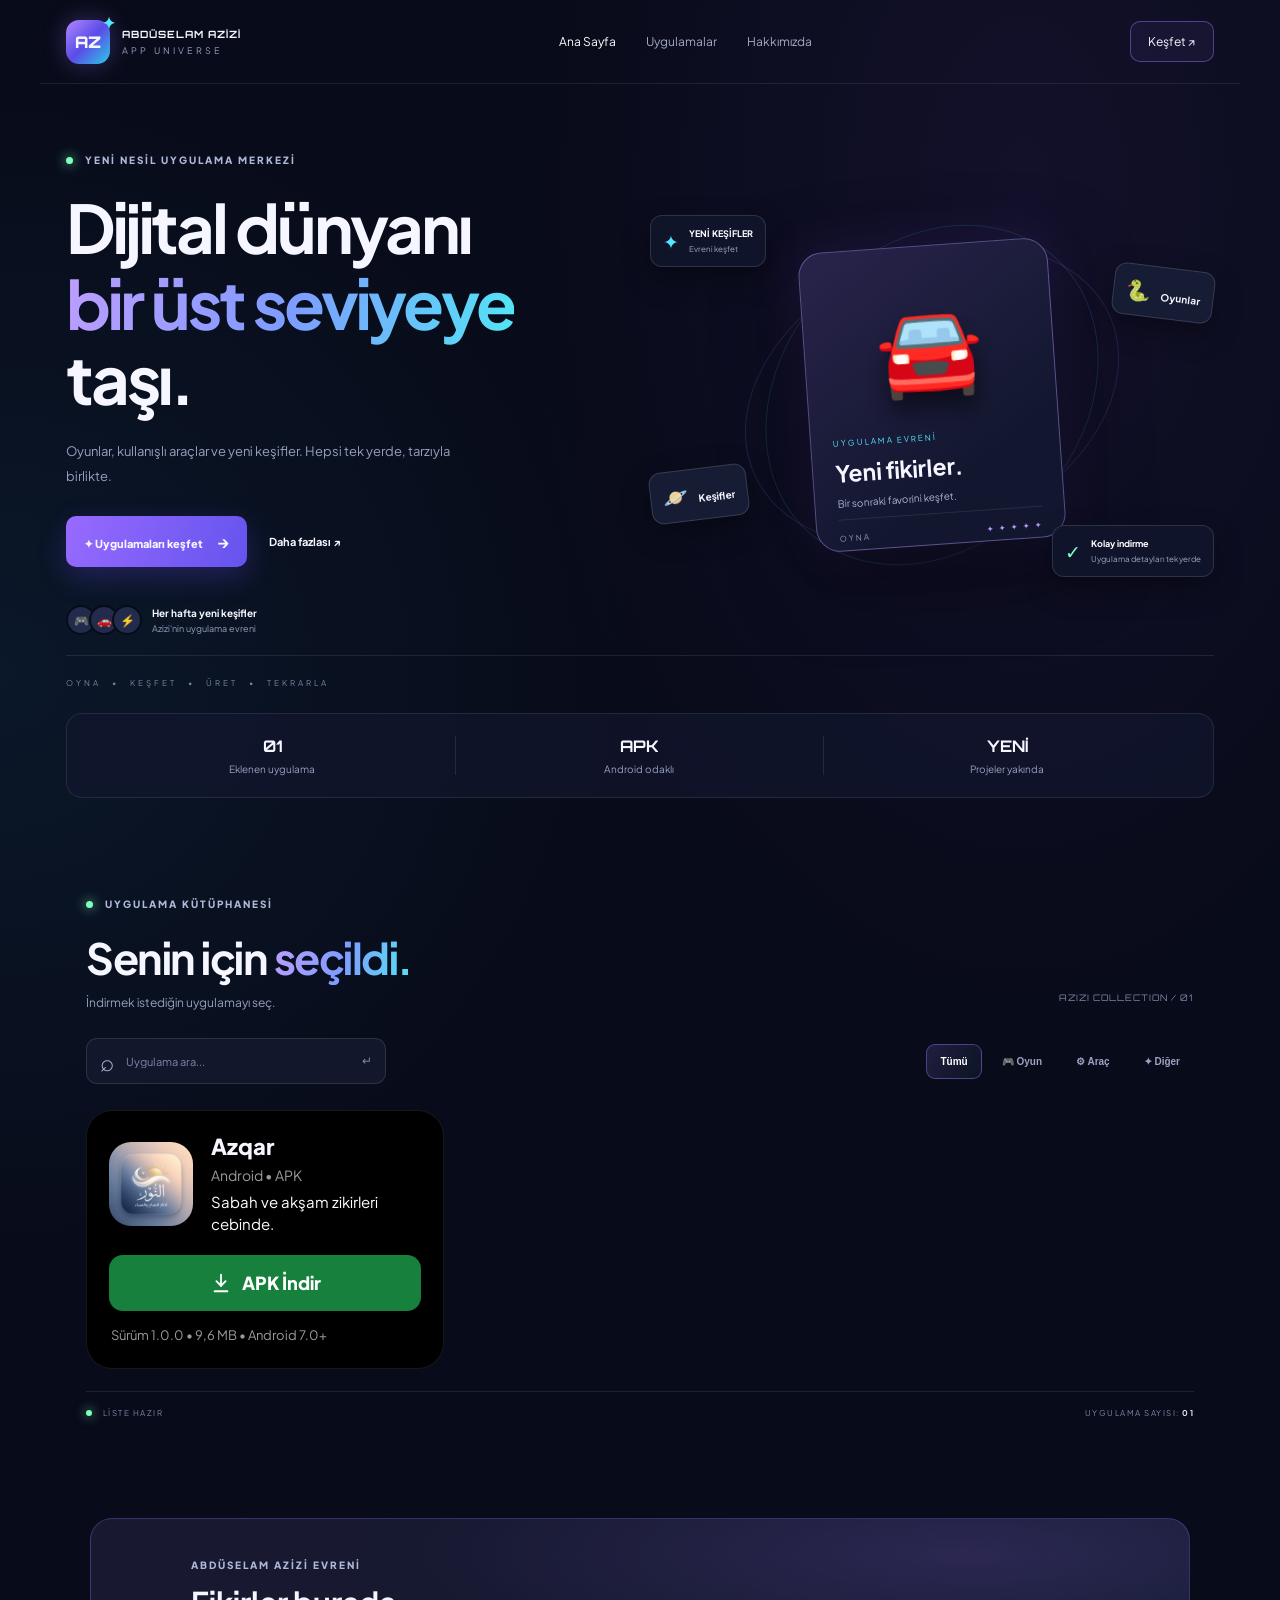
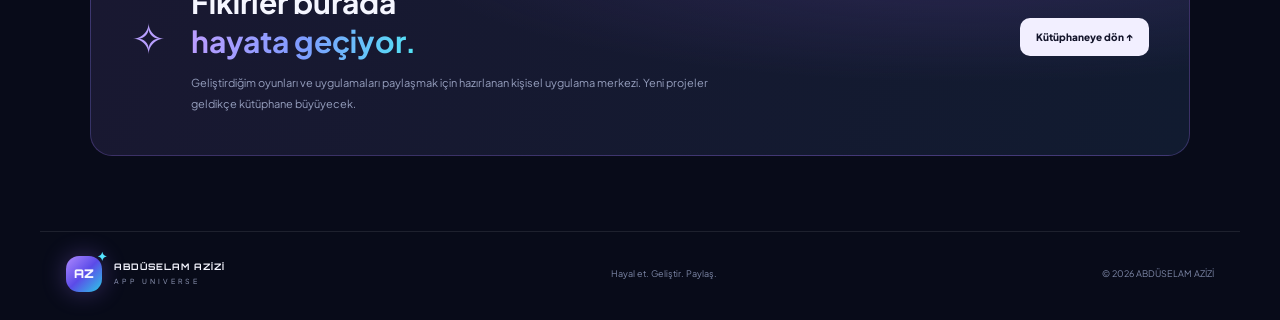
<file: index.html>
<!doctype html>
<html lang="tr"><head><meta charset="utf-8"><meta name="viewport" content="width=device-width, initial-scale=1"><meta name="theme-color" content="#080b19"><meta name="description" content="Abduselam Azizi uygulama merkezi"><title>Abduselam Azizi — App Universe</title><link rel="preconnect" href="https://fonts.googleapis.com"><link href="https://fonts.googleapis.com/css2?family=Orbitron:wght@500;600;700;800&family=Plus+Jakarta+Sans:wght@400;500;600;700;800&display=swap" rel="stylesheet"><link rel="stylesheet" href="css/style.css"></head>
<body><header class="topbar"><a class="brand" href="#top"><span class="brand-mark">AZ<span>✦</span></span><span class="brand-copy"><strong>ABDÜSELAM AZİZİ</strong><small>APP UNIVERSE</small></span></a><nav><a class="active" href="#top">Ana Sayfa</a><a href="#apps">Uygulamalar</a><a href="#about">Hakkımızda</a></nav><a class="top-button" href="#apps">Keşfet ↗</a></header>
<main id="top"><section class="hero"><div class="hero-copy"><div class="eyebrow"><i></i> YENİ NESİL UYGULAMA MERKEZİ</div><h1>Dijital dünyanı<br><span>bir üst seviyeye</span><br>taşı.</h1><p>Oyunlar, kullanışlı araçlar ve yeni keşifler. Hepsi tek yerde, tarzıyla birlikte.</p><div class="actions"><a class="primary" href="#apps">✦ Uygulamaları keşfet <b>→</b></a><a class="secondary" href="#about">Daha fazlası ↗</a></div><div class="proof"><span>🎮</span><span>🚗</span><span>⚡</span><div><b>Her hafta yeni keşifler</b><small>Azizi'nin uygulama evreni</small></div></div></div><div class="hero-art"><div class="orbit orbit1"></div><div class="orbit orbit2"></div><div class="feature-app"><div class="car">🚘</div><small>UYGULAMA EVRENİ</small><h3>Yeni fikirler.</h3><p>Bir sonraki favorini keşfet.</p><div class="feature-foot">OYNA <span>✦ ✦ ✦ ✦ ✦</span></div></div><div class="float-tag tag1">✦ <span><b>YENİ KEŞİFLER</b><small>Evreni keşfet</small></span></div><div class="float-tag tag2">✓ <span><b>Kolay indirme</b><small>Uygulama detayları tek yerde</small></span></div><div class="mini mini1">🐍 <b>Oyunlar</b></div><div class="mini mini2">🪐 <b>Keşifler</b></div></div><div class="hero-foot">OYNA　•　KEŞFET　•　ÜRET　•　TEKRARLA</div></section>
<section class="stats"><div><strong id="appCount">00</strong><small>Eklenen uygulama</small></div><div><strong>APK</strong><small>Android odaklı</small></div><div><strong>YENİ</strong><small>Projeler yakında</small></div></section>
<section class="apps" id="apps"><div class="eyebrow"> <i></i> UYGULAMA KÜTÜPHANESİ</div><div class="section-title"><div><h2>Senin için <span>seçildi.</span></h2><p>İndirmek istediğin uygulamayı seç.</p></div><small>AZIZI COLLECTION / 01</small></div><div class="toolbar"><label class="search"><span>⌕</span><input id="searchInput" type="search" placeholder="Uygulama ara..." aria-label="Uygulama ara"><kbd>↵</kbd></label><div class="filters"><button class="active" data-filter="Tümü">Tümü</button><button data-filter="Oyun">🎮 Oyun</button><button data-filter="Araç">⚙ Araç</button><button data-filter="Diğer">✦ Diğer</button></div></div><div id="appGrid" class="app-grid"></div><div id="emptyState" class="empty"><div>⌕</div><h3>Henüz uygulama eklenmedi</h3><p>Arama çubuğunu kullanarak eklenmiş uygulamaları arayabilirsin. Yeni uygulamalar eklendikçe burada listelenecek.</p></div><div class="list-foot"><span><i></i> LİSTE HAZIR</span><span>UYGULAMA SAYISI: <b id="shownCount">00</b></span></div></section>
<section class="banner" id="about"><div class="banner-symbol">✧</div><div><div class="eyebrow">ABDÜSELAM AZİZİ EVRENİ</div><h2>Fikirler burada<br><span>hayata geçiyor.</span></h2><p>Geliştirdiğim oyunları ve uygulamaları paylaşmak için hazırlanan kişisel uygulama merkezi. Yeni projeler geldikçe kütüphane büyüyecek.</p></div><a href="#apps">Kütüphaneye dön ↑</a></section></main><footer><a class="brand" href="#top"><span class="brand-mark">AZ<span>✦</span></span><span class="brand-copy"><strong>ABDÜSELAM AZİZİ</strong><small>APP UNIVERSE</small></span></a><p>Hayal et. Geliştir. Paylaş.</p><small>© <span id="year"></span> ABDÜSELAM AZİZİ</small></footer><script src="js/apps.js"></script><script src="js/main.js"></script></body></html>
</file>
<file: css/style.css>
:root{--bg:#080b19;--panel:#12172e;--text:#f5f6ff;--muted:#969fbe;--line:#ffffff17;--purple:#9d78ff;--cyan:#55e6ff;--green:#7dffbd}*{box-sizing:border-box}html{scroll-behavior:smooth;scroll-padding-top:90px}body{margin:0;background:radial-gradient(ellipse at 80% 10%,#30205a45,transparent 35%),radial-gradient(ellipse at 0 35%,#123e5940,transparent 35%),var(--bg);color:var(--text);font-family:'Plus Jakarta Sans',Arial,sans-serif}a{color:inherit;text-decoration:none}.topbar,footer{max-width:1200px;margin:auto;padding:20px 26px;display:flex;align-items:center;justify-content:space-between;gap:20px}.topbar{height:84px;border-bottom:1px solid var(--line)}.brand{display:flex;align-items:center;gap:12px}.brand-mark{width:44px;height:44px;display:grid;place-items:center;border-radius:13px;background:linear-gradient(135deg,#b08aff,#5b4be8,#2bcbe7);font-family:Orbitron,sans-serif;font-weight:900;position:relative;box-shadow:0 0 25px #9870ff55}.brand-mark span{position:absolute;right:-5px;top:-7px;color:var(--cyan)}.brand-copy strong,.brand-copy small{display:block}.brand-copy strong{font:700 10px Orbitron,sans-serif;letter-spacing:1px}.brand-copy small{font-size:9px;letter-spacing:3px;color:#969fbe;margin-top:5px}.topbar nav{display:flex;gap:30px;font-size:12px;color:#a2aac6}.topbar nav a:hover,.topbar nav .active{color:white}.top-button{border:1px solid #9d78ff70;padding:12px 17px;border-radius:10px;font-size:12px;background:#9d78ff12}.hero{max-width:1200px;margin:auto;padding:70px 26px 24px;display:grid;grid-template-columns:1fr 1fr;align-items:center;gap:20px}.eyebrow{font-size:10px;letter-spacing:2px;font-weight:800;color:#aeb8d8}.eyebrow i,.list-foot i{display:inline-block;width:7px;height:7px;background:var(--green);border-radius:50%;box-shadow:0 0 12px var(--green);margin-right:8px}.hero h1{font-size:clamp(40px,5.5vw,67px);line-height:1.13;letter-spacing:-3px;margin:23px 0}.hero h1 span,.section-title h2 span,.banner h2 span{background:linear-gradient(100deg,#bd9dff,#7e9cff,#52e5f5);color:transparent;background-clip:text}.hero-copy>p{font-size:13px;line-height:1.9;color:var(--muted);max-width:420px}.actions{display:flex;align-items:center;gap:22px;margin-top:28px}.primary{padding:15px 18px;background:linear-gradient(110deg,#986aff,#6454ed);border-radius:10px;font-size:11px;font-weight:800;box-shadow:0 10px 28px #6e4bff40}.primary b{margin-left:12px;font-size:16px}.secondary{font-size:11px;font-weight:700}.proof{display:flex;align-items:center;margin-top:38px}.proof>span{width:30px;height:30px;border:2px solid var(--bg);border-radius:50%;display:grid;place-items:center;background:#222b4b;margin-right:-7px;font-size:12px}.proof div{margin-left:17px}.proof b,.proof small{display:block}.proof b{font-size:10px}.proof small{font-size:9px;color:var(--muted);margin-top:4px}.hero-art{height:420px;display:grid;place-items:center;position:relative}.orbit{position:absolute;border:1px solid #9d78ff2b;border-radius:50%;transform:rotate(-24deg)}.orbit1{width:390px;height:280px}.orbit2{width:300px;height:370px;transform:rotate(42deg);border-color:#55e6ff22}.feature-app{z-index:1;width:250px;height:300px;padding:22px;border-radius:24px;border:1px solid #b5a0ff66;background:linear-gradient(145deg,#29234b,#12172f 72%);box-shadow:0 25px 80px #0008,0 0 50px #875bff28;transform:rotate(-4deg);position:relative}.car{height:155px;display:grid;place-items:center;font-size:86px;filter:drop-shadow(0 15px 12px #0008)}.feature-app>small{font-size:8px;color:var(--cyan);letter-spacing:2px}.feature-app h3{margin:8px 0;font-size:23px}.feature-app p{font-size:10px;color:#aab2d0}.feature-foot{border-top:1px solid var(--line);padding-top:13px;font-size:8px;letter-spacing:2px;color:#8c96b6;display:flex;justify-content:space-between}.feature-foot span{color:#b79cff}.float-tag{position:absolute;z-index:2;display:flex;align-items:center;gap:10px;padding:12px;border:1px solid #ffffff20;background:#11162beF;border-radius:12px;box-shadow:0 12px 30px #0005;font-size:19px;color:var(--cyan)}.float-tag b,.float-tag small{display:block}.float-tag b{font-size:9px;color:white}.float-tag small{font-size:8px;color:#9ba4c1;margin-top:5px}.tag1{top:30px;left:0}.tag2{bottom:28px;right:0;color:var(--green)}.mini{position:absolute;z-index:2;background:#171c35;border:1px solid #ffffff25;border-radius:12px;padding:12px;font-size:20px;box-shadow:0 10px 30px #0005}.mini b{font-size:10px;margin-left:7px}.mini1{right:0;top:82px;transform:rotate(7deg)}.mini2{left:0;bottom:85px;transform:rotate(-7deg)}.hero-foot{grid-column:1/-1;border-top:1px solid var(--line);padding-top:22px;font-size:8px;letter-spacing:3px;color:#7883a5}.stats{max-width:1148px;margin:0 auto 100px;padding:22px;display:grid;grid-template-columns:repeat(3,1fr);border:1px solid var(--line);border-radius:16px;background:#12172dbb}.stats div{text-align:center;border-right:1px solid var(--line)}.stats div:last-child{border:0}.stats strong,.stats small{display:block}.stats strong{font:700 16px Orbitron,sans-serif}.stats small{font-size:10px;color:var(--muted);margin-top:7px}.apps{max-width:1148px;margin:0 auto 100px;padding:0 20px}.section-title{display:flex;align-items:end;justify-content:space-between;margin:20px 0 28px}.section-title h2{font-size:clamp(32px,4vw,43px);letter-spacing:-1.5px;margin:0 0 10px}.section-title p{font-size:12px;color:var(--muted);margin:0}.section-title>small{font:9px Orbitron,sans-serif;letter-spacing:1px;color:#7d87a8;padding-bottom:7px}.toolbar{display:flex;justify-content:space-between;align-items:center;gap:16px;margin-bottom:26px}.search{display:flex;align-items:center;gap:10px;width:300px;max-width:100%;height:46px;border:1px solid #ffffff1b;border-radius:11px;background:#12172c;padding:0 13px;color:#abb5d7}.search>span{font-size:24px}.search input{width:100%;min-width:0;border:0;outline:0;background:transparent;color:white;font:11px 'Plus Jakarta Sans',sans-serif}.search input::placeholder{color:#7c86a7}.search kbd{font-size:12px;color:#7c86a7}.filters{display:flex;gap:6px;flex-wrap:wrap}.filters button{cursor:pointer;padding:11px 13px;background:transparent;color:#9ba4c2;border:1px solid transparent;border-radius:9px;font-size:10px;font-weight:800}.filters button.active{color:white;border-color:#9d78ff70;background:linear-gradient(120deg,#9d78ff2c,#55e6ff0c)}.app-grid{display:grid;grid-template-columns:repeat(auto-fill,minmax(320px,1fr));gap:17px}.app-card{padding:22px;border:1px solid var(--line);border-radius:26px;background:#000;min-width:0}.app-head{display:flex;gap:18px;align-items:center}.app-icon{flex:none;width:84px;height:84px;border-radius:22px;object-fit:cover;background:#1e2a48}.app-icon-fallback{display:grid;place-items:center;font-size:38px}.app-info{min-width:0}.app-card h3{margin:0;font-size:22px;line-height:1.2;font-weight:800;overflow-wrap:anywhere}.app-card .app-meta{margin:6px 0 0;font-size:14px;line-height:1.4;color:#9a9a9a}.app-card .app-desc{margin:6px 0 0;font-size:15px;line-height:1.45;color:#fff}.apk-btn{display:flex;align-items:center;justify-content:center;gap:10px;margin-top:20px;min-height:56px;border-radius:14px;background:#17803d;color:#fff;font-size:18px;font-weight:800;transition:background .15s}.apk-btn:hover{background:#1b9448}.apk-btn:active{background:#126a32}.apk-btn:focus-visible{outline:3px solid #7dffbd;outline-offset:3px}.app-card .app-note{margin:14px 2px 0;font-size:13px;line-height:1.6;color:#9a9a9a}.empty{text-align:center;padding:44px 20px;border:1px dashed #ffffff26;border-radius:16px;background:#10152b88}.empty>div{font-size:36px;color:#ae92ff}.empty h3{margin:8px 0;font-size:17px}.empty p{font-size:11px;color:var(--muted);max-width:470px;margin:auto;line-height:1.8}.list-foot{display:flex;justify-content:space-between;margin-top:22px;padding-top:16px;border-top:1px solid var(--line);font-size:8px;letter-spacing:1.5px;color:#7d87a7}.list-foot i{width:6px;height:6px}.list-foot b{color:#e1e5f8}.banner{max-width:1100px;margin:0 auto 75px;padding:40px;display:flex;align-items:center;gap:25px;border:1px solid #9d78ff42;border-radius:22px;background:radial-gradient(ellipse at 80% 15%,#6647a34a,transparent 45%),linear-gradient(110deg,#191831,#111b30)}.banner-symbol{font-size:42px;color:#b9a0ff}.banner>div:nth-child(2){flex:1}.banner h2{font-size:30px;line-height:1.3;margin:12px 0}.banner p{font-size:11px;line-height:1.9;color:var(--muted);max-width:520px;margin:0}.banner>a{white-space:nowrap;padding:13px 16px;background:#f2efff;color:#14152b;border-radius:10px;font-size:10px;font-weight:800}footer{border-top:1px solid var(--line);padding-top:24px;padding-bottom:28px}footer p,footer>small{font-size:9px;color:#7d87a7}footer .brand-mark{width:36px;height:36px;font-size:12px}footer .brand-copy strong{font-size:9px}footer .brand-copy small{font-size:7px}[hidden]{display:none!important}@media(max-width:800px){.topbar nav{gap:15px}.hero{padding-top:48px}.hero-art{transform:scale(.86)}.stats{margin-left:20px;margin-right:20px}.app-grid{grid-template-columns:repeat(2,minmax(0,1fr))}.banner{margin-left:20px;margin-right:20px}.banner-symbol{display:none}}@media(max-width:600px){.topbar{height:72px;padding:13px 16px}.topbar nav{display:none}.brand-mark{width:38px;height:38px}.brand-copy strong{font-size:9px}.top-button{font-size:10px;padding:10px 12px}.hero{display:flex;flex-direction:column;align-items:stretch;padding:46px 19px 22px}.hero h1{font-size:clamp(40px,11vw,57px);letter-spacing:-2px}.hero-copy>p{font-size:12px}.actions{gap:15px}.primary{font-size:10px;padding:14px}.hero-art{width:100%;height:350px;transform:scale(.88);margin:-2px 0}.feature-app{width:220px;height:280px;padding:17px}.car{height:140px;font-size:78px}.orbit1{width:310px;height:240px}.orbit2{width:260px;height:320px}.tag1{left:-4px;top:12px}.tag2{right:-4px;bottom:12px}.mini1{right:-3px;top:65px}.mini2{left:-3px;bottom:67px}.hero-foot{font-size:7px;letter-spacing:2px}.stats{margin:0 14px 75px;padding:19px 8px}.stats strong{font-size:12px}.stats small{font-size:8px}.apps{padding:0 15px;margin-bottom:70px}.section-title{align-items:start}.section-title h2{font-size:31px}.section-title p{font-size:10px;line-height:1.7}.section-title>small{display:none}.toolbar{align-items:stretch;flex-direction:column}.search{width:100%}.filters{display:grid;grid-template-columns:repeat(4,1fr);gap:4px}.filters button{font-size:9px;padding:10px 3px}.app-grid{grid-template-columns:1fr}.banner{display:block;margin:0 14px 55px;padding:26px 21px}.banner h2{font-size:27px}.banner p{margin-bottom:20px}.banner>a{display:inline-block}footer{padding:20px 15px;flex-wrap:wrap}footer p{display:none}footer>small{max-width:130px;text-align:right;line-height:1.7}}
</file>
